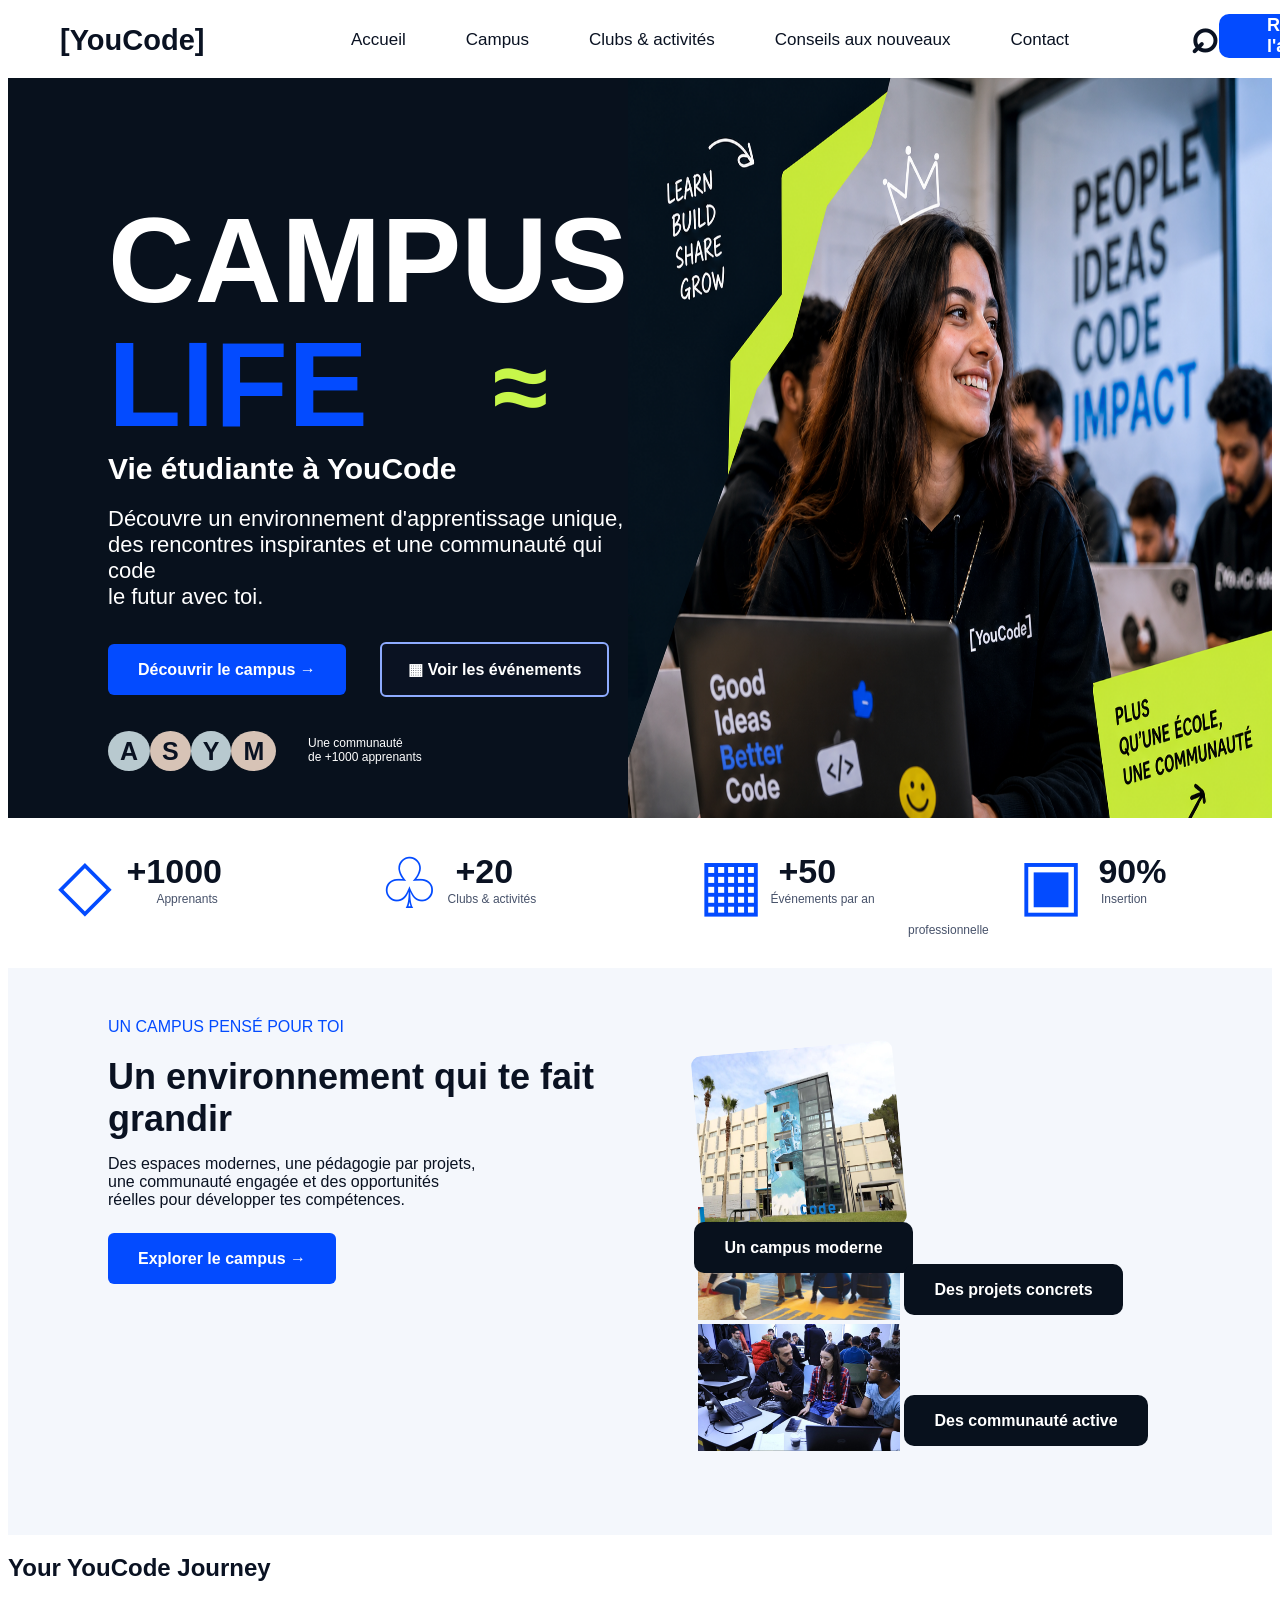
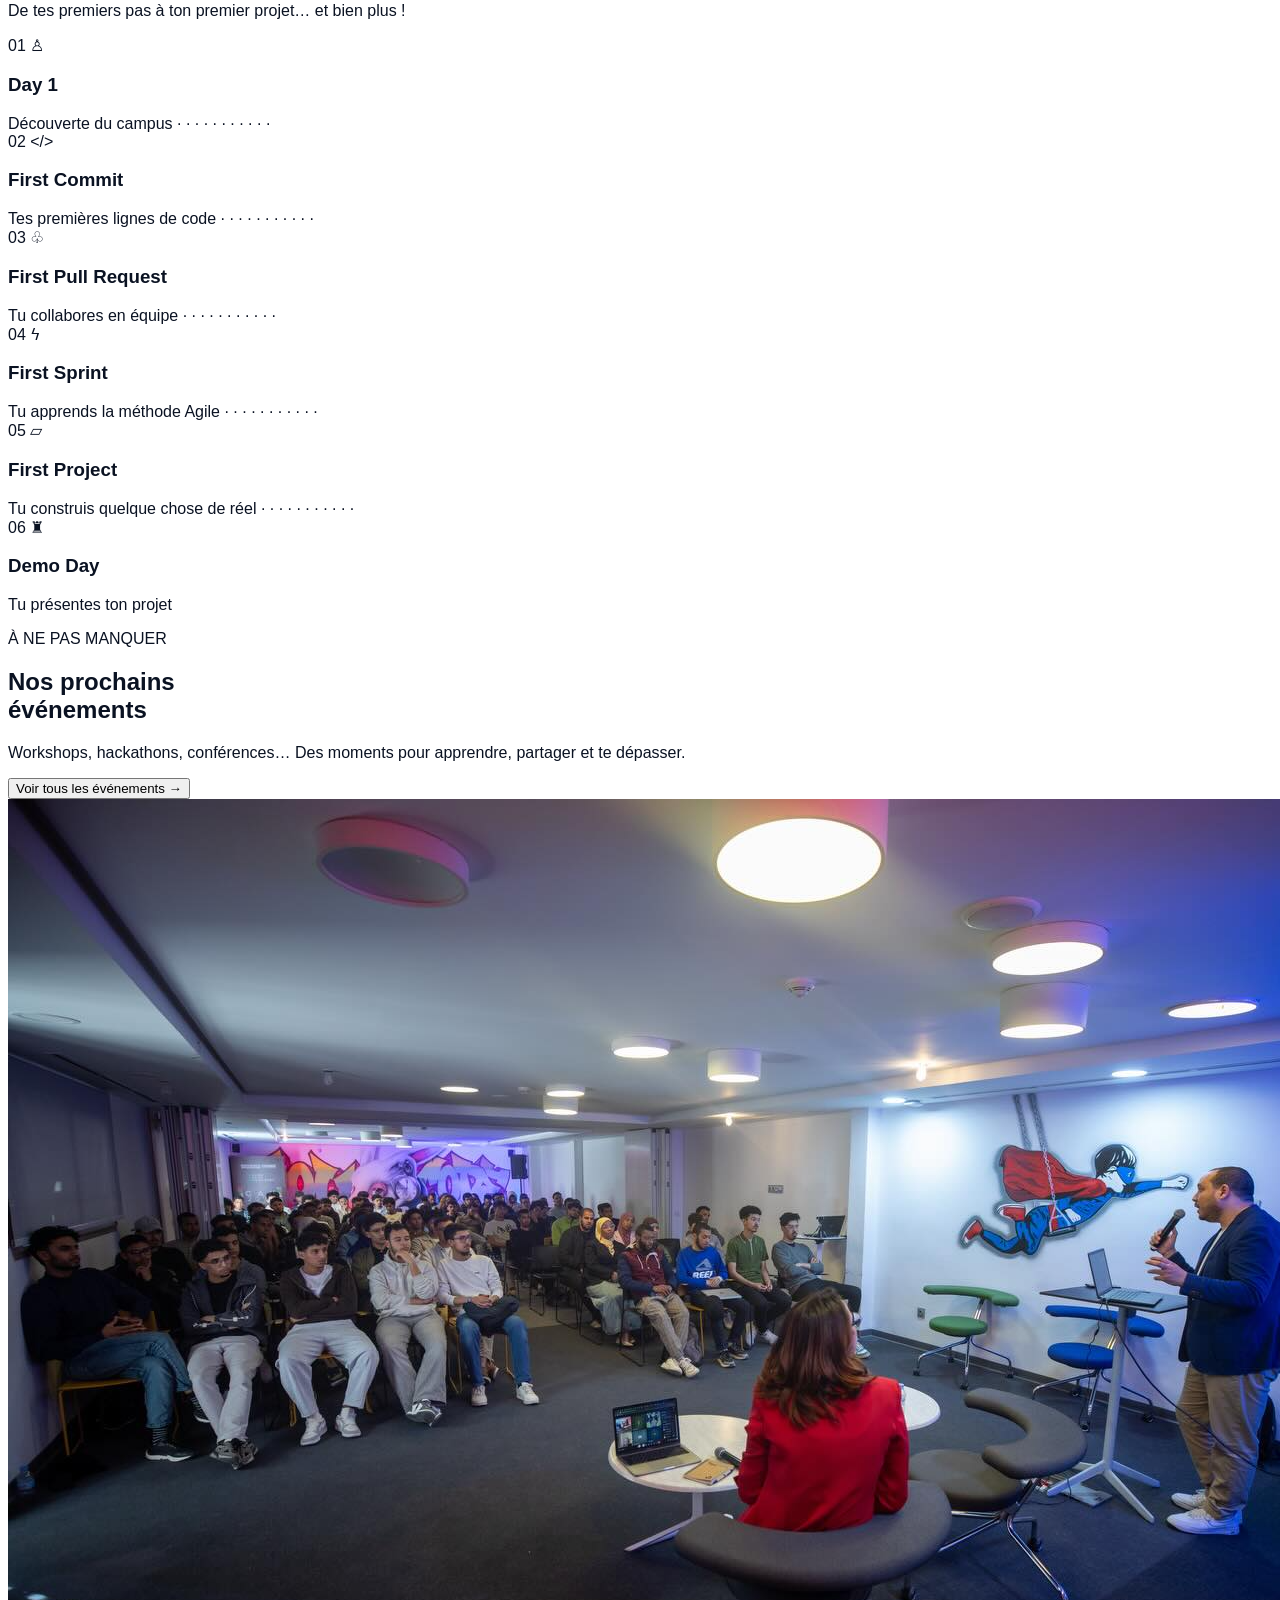
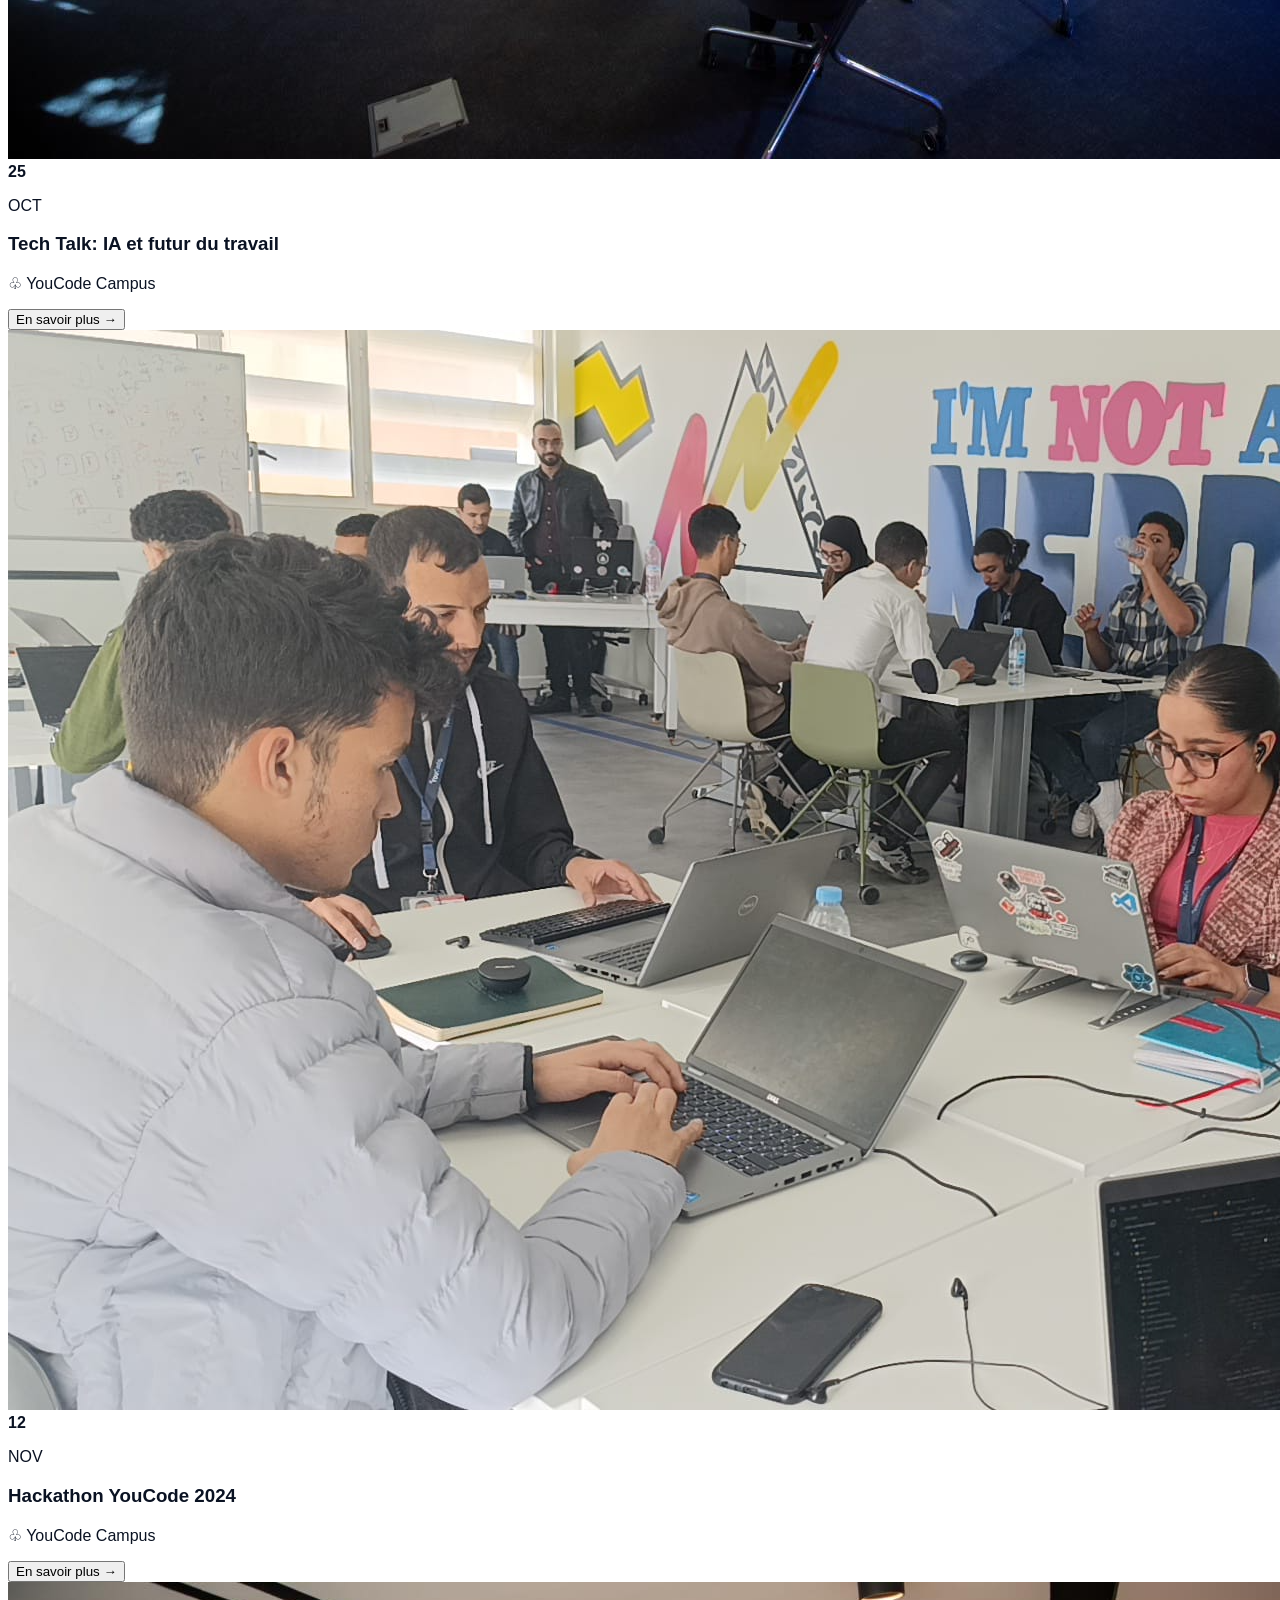
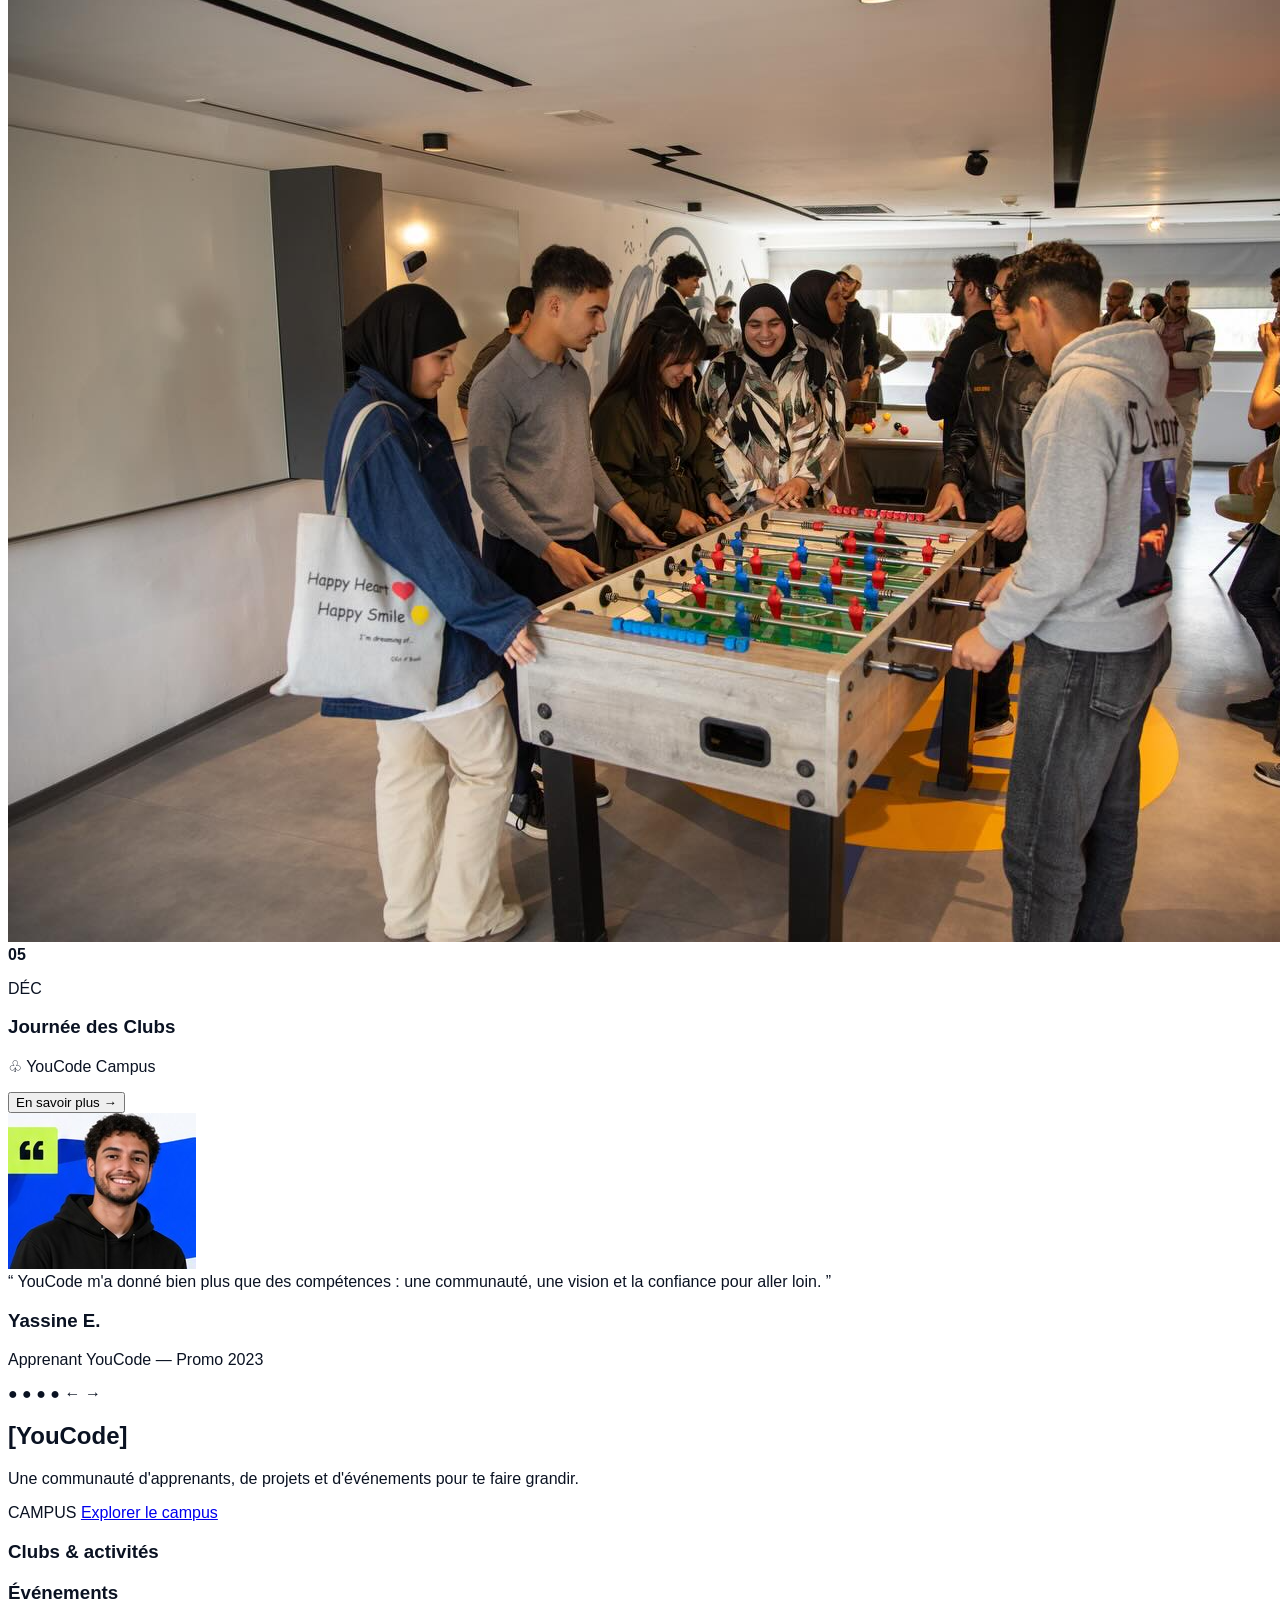
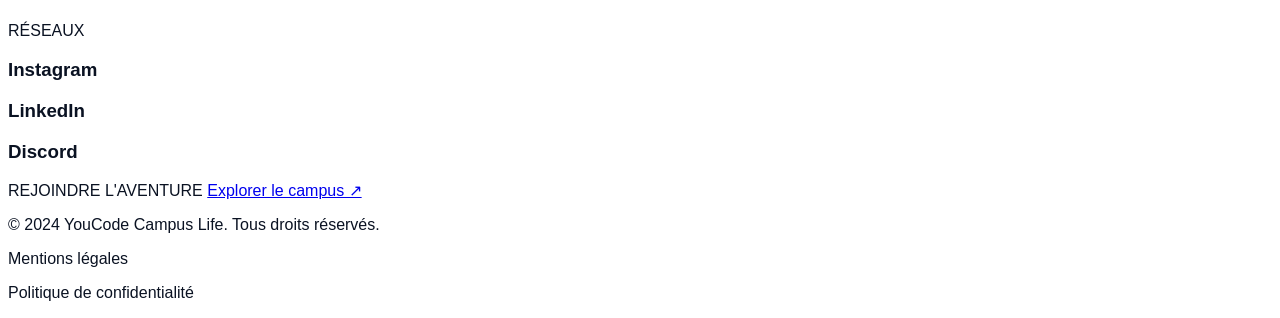
<file: index.html>
<!doctype html>
<html lang="fr">
  <head>
    <meta charset="UTF-8" />
    <meta name="viewport" content="width=device-width, initial-scale=1.0" />
    <link rel="stylesheet" href="css/style.css" />
    <style>
      @import url("https://fonts.google/apis.com/css2?family=Inter:ital,opsz,wght@0,14..32,100..900;1,14..32,100..900&display=swap");
    </style>
    <title>Campus Life</title>
  </head>
  <body>
    <header>
      <div class="logo">
        <a href="index.html" class="logotxt">[YouCode]</a>
      </div>
      <div class="boxes">
        <a class="b1" href="index.html">Accueil</a>
        <a class="b1" href="campus.html">Campus</a>
        <span class="b1">Clubs & activités</span>
        <span class="b1">Conseils aux nouveaux</span>
        <span class="b1">Contact</span>
      </div>
      <div class="iconsearch">
        <span>⌕</span>
      </div>
      <div class="inscr">
        <a href="inscription.html" class="btn-inscription"
          >Rejoindre<br />l'aventure</a
        >
      </div>
    </header>
    <main>
      <section class="hero">
        <div class="heroimg">
          <img
            src="assets/images/hero-student.png"
            alt="Une jeune femme sourit devant son ordinateur dans un espace de travail informatique."
          />
        </div>
        <div class="herotxt">
          <h1 class="titlhero">
            CAMPUS<br /><span class="thb">LIFE</span
            ><small class="thg">≈</small>
          </h1>
          <h2 class="th2">Vie étudiante à YouCode</h2>
          <p class="herop">
            Découvre un environnement d'apprentissage unique,<br />des
            rencontres inspirantes et une communauté qui code<br />le futur avec
            toi.
          </p>
          <a class="herocam" href="campus.html">Découvrir le campus →</a>
          <button class="herobott">▦ Voir les événements</button>
          <span class="alph1">A</span><span class="alph2">S</span
          ><span class="alph3">Y</span><span class="alph4">M</span>
          <p class="herocom">Une communauté<br />de +1000 apprenants</p>
        </div>
      </section>
      <section class="stats">
        <div class="s1">
          <span>◇</span>
          <strong>+1000</strong>
          <small>Apprenants</small>
        </div>
        <div class="s1">
          <span>♧</span>
          <strong>+20</strong>
          <small>Clubs & activités</small>
        </div>
        <div class="s1">
          <span>▦</span>
          <strong>+50</strong>
          <small>Événements par an</small>
        </div>
        <div class="s1">
          <span>▣</span>
          <strong>90%</strong>
          <small>Insertion professionnelle</small>
        </div>
      </section>
      <section class="campus">
        <div class="camptxt">
          <span class="campb">UN CAMPUS PENSÉ POUR TOI</span>
          <h2>Un environnement qui te fait grandir</h2>
          <p>
            Des espaces modernes, une pédagogie par projets,<br />une communauté
            engagée et des opportunités<br />réelles pour développer tes
            compétences.
          </p>
          <a class="campbott" href="campus.html">Explorer le campus →</a>
        </div>
        <div class="campimg">
          <img class="ci1x"
            src="assets/images/campus-moderne.png"
            alt="Bâtiment moderne de YouCode avec une fresque d'astronaute et le nom YouCode sur la pelouse."
          />
          <span class="ci1">Un campus moderne</span>
          <img
            src="assets/images/projets-concrets.png"
            alt="Échange entre intervenants et apprenants dans un espace YouCode."
          />
          <span>Des projets concrets</span>
          <img
            src="assets/images/communaute-active.jpg"
            alt="Apprenants qui travaillent ensemble sur leurs ordinateurs portables."
          />
          <span>Des communauté active</span>
        </div>
      </section>
      <section class="journey">
        <h2>Your YouCode Journey</h2>
        <p>De tes premiers pas à ton premier projet… et bien plus !</p>
        <div>
          <span>01</span>
          <span>♙</span>
          <h3>Day 1</h3>
          <span>Découverte du campus</span>
          <span>· · · · · · · · · · ·</span>
        </div>
        <div>
          <span>02</span>
          <span>&lt;/&gt;</span>
          <h3>First Commit</h3>
          <span>Tes premières lignes de code</span>
          <span>· · · · · · · · · · ·</span>
        </div>
        <div>
          <span>03</span>
          <span>♧</span>
          <h3>First Pull Request</h3>
          <span>Tu collabores en équipe</span>
          <span>· · · · · · · · · · ·</span>
        </div>
        <div>
          <span>04</span>
          <span>ϟ</span>
          <h3>First Sprint</h3>
          <span>Tu apprends la méthode Agile</span>
          <span>· · · · · · · · · · ·</span>
        </div>
        <div>
          <span>05</span>
          <span>▱</span>
          <h3>First Project</h3>
          <span>Tu construis quelque chose de réel</span>
          <span>· · · · · · · · · · ·</span>
        </div>
        <div>
          <span>06</span>
          <span>♜</span>
          <h3>Demo Day</h3>
          <span>Tu présentes ton projet</span>
        </div>
      </section>
      <section class="event">
        <div>
          <p>À NE PAS MANQUER</p>
          <h2>Nos prochains<br />événements</h2>
          <p>
            Workshops, hackathons, conférences… Des moments pour apprendre,
            partager et te dépasser.
          </p>
          <button>Voir tous les événements →</button>
        </div>
        <div>
          <img
            src="assets/images/Tech-Talk.png"
            alt="Un intervenant anime une présentation devant un public lors d'une conférence."
          />
          <strong>25</strong>
          <p>OCT</p>
          <h3>Tech Talk: IA et futur du travail</h3>
          <p>♧ YouCode Campus</p>
          <button>En savoir plus →</button>
        </div>
        <div>
          <img
            src="assets/images/Hackathon.png"
            alt="Des étudiants travaillent sur leurs ordinateurs portables lors d'un hackathon."
          />
          <strong>12</strong>
          <p>NOV</p>
          <h3>Hackathon YouCode 2024</h3>
          <p>♧ YouCode Campus</p>
          <button>En savoir plus →</button>
        </div>
        <div>
          <img
            src="assets/images/Clubs.png"
            alt="Un groupe de jeunes joue au baby-foot dans un espace de détente."
          />
          <strong>05</strong>
          <p>DÉC</p>
          <h3>Journée des Clubs</h3>
          <p>♧ YouCode Campus</p>
          <button>En savoir plus →</button>
        </div>
      </section>
      <section class="yassine">
        <div>
          <img src="assets/images/Yassine.jpg" alt="" />
        </div>
        <div>
          <span
            >“ YouCode m'a donné bien plus que des compétences : une communauté,
            une vision et la confiance pour aller loin. ”</span
          >
          <h3>Yassine E.</h3>
          <p>Apprenant YouCode — Promo 2023</p>
          <span>● ● ● ●</span>
          <span>← →</span>
        </div>
      </section>
    </main>
    <footer>
      <div>
        <h2>[YouCode]</h2>
        <p>
          Une communauté d'apprenants, de projets et d'événements pour te faire
          grandir.
        </p>
      </div>
      <div>
        <span>CAMPUS</span>
        <a href="campus.html">Explorer le campus</a>
        <h3>Clubs & activités</h3>
        <h3>Événements</h3>
      </div>
      <div>
        <span>RÉSEAUX</span>
        <h3>Instagram</h3>
        <h3>LinkedIn</h3>
        <h3>Discord</h3>
      </div>
      <div>
        <span>REJOINDRE L'AVENTURE</span>
        <a href="campus.html">Explorer le campus ↗</a>
      </div>
      <div>
        <p>© 2024 YouCode Campus Life. Tous droits réservés.</p>
        <p>Mentions légales</p>
        <p>Politique de confidentialité</p>
      </div>
    </footer>
  </body>
</html>
</file>
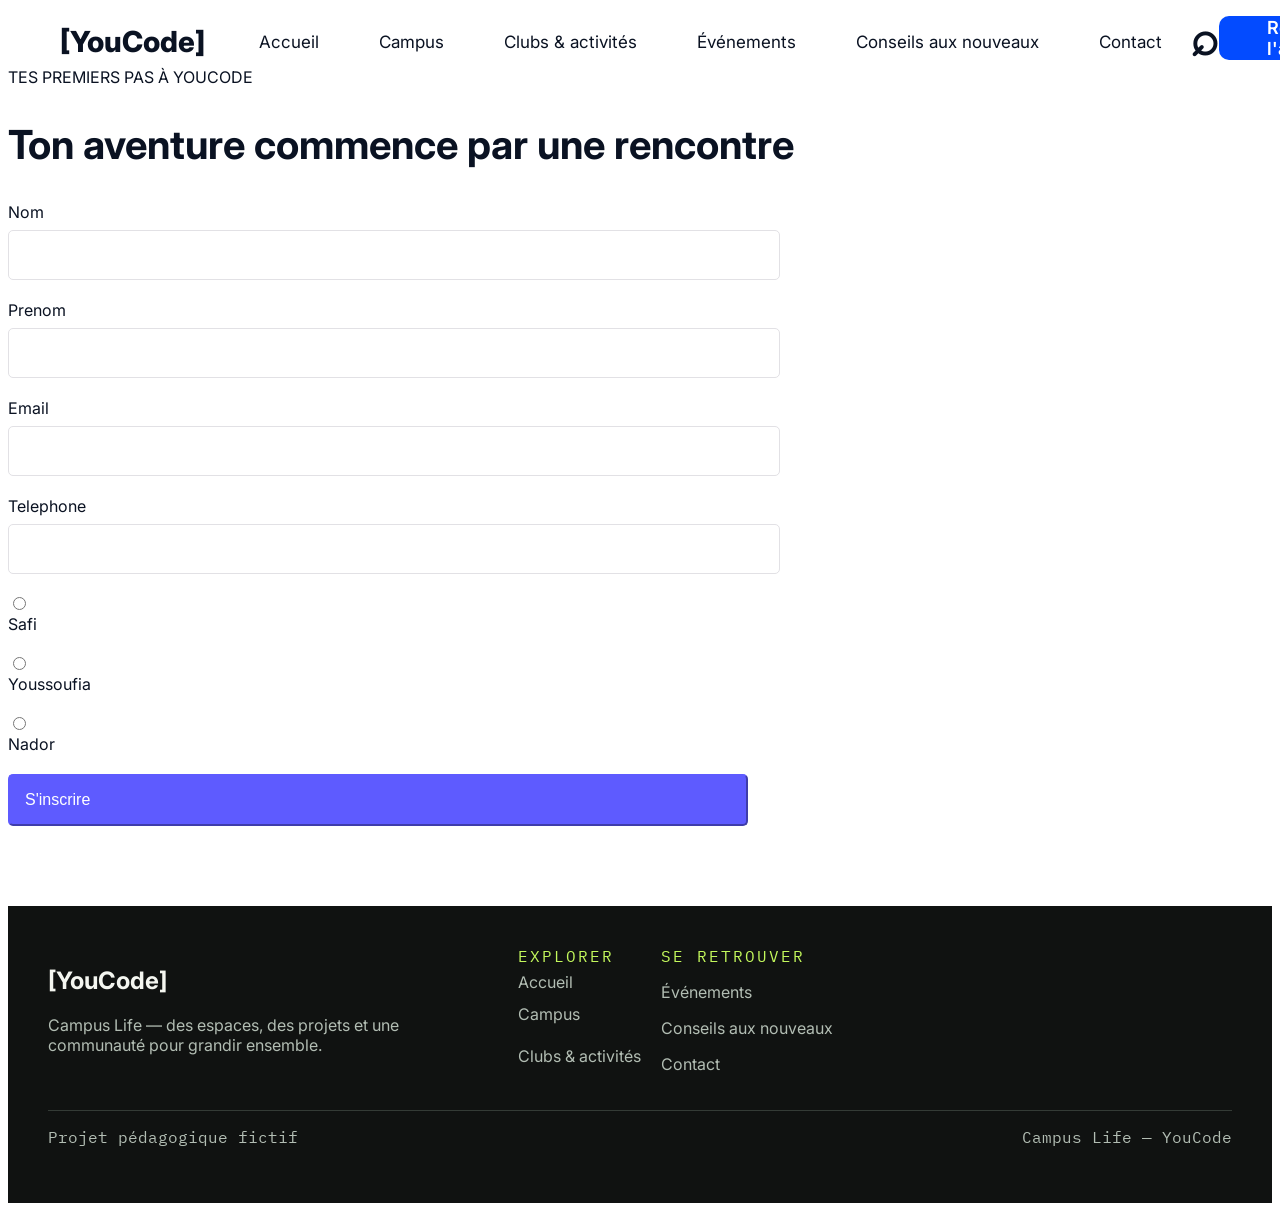
<file: inscription.html>
<!doctype html>
<html lang="fr">
  <head>
    <meta charset="UTF-8" />
    <meta name="viewport" content="width=device-width, initial-scale=1.0" />
    <link rel="stylesheet" href="css/style.css" />
    <link rel="stylesheet" href="css/inscription.css" />
    <style>
      @import url("https://fonts.googleapis.com/css2?family=Inter:ital,opsz,wght@0,14..32,100..900;1,14..32,100..900&display=swap");
      @import url("https://fonts.googleapis.com/css2?family=IBM+Plex+Mono:ital,wght@0,100;0,200;0,300;0,400;0,500;0,600;0,700;1,100;1,200;1,300;1,400;1,500;1,600;1,700&display=swap");
    </style>
    <title>Campus Life</title>
  </head>
  <body>
    <header>
      <div class="logo">
        <a href="index.html" class="logotxt">[YouCode]</a>
      </div>
      <div class="boxes">
        <a class="b1" href="index.html">Accueil</a>
        <a class="b1" href="campus.html">Campus</a>
        <span class="b1">Clubs & activités</span>
        <span class="b1">Événements</span>
        <span class="b1">Conseils aux nouveaux</span>
        <span class="b1">Contact</span>
      </div>
      <div class="iconsearch">
        <span>⌕</span>
      </div>
      <div class="inscr">
        <a href="inscription.html" class="btn-inscription"
          >Rejoindre<br />l'aventure</a
        >
      </div>
    </header>
    <main>
      <section class="inscription">
        <span>TES PREMIERS PAS À YOUCODE</span>
        <h1>Ton aventure commence par une rencontre</h1>
        <form>
          <div>
            <label for="nom">Nom</label>
            <input type="text" id="nom" required />
          </div>
          <div>
            <label for="prenom">Prenom</label>
            <input type="text" id="prenom" required />
          </div>
          <div>
            <label for="email">Email</label>
            <input type="email" id="email" required />
          </div>
          <div>
            <label for="telephone">Telephone</label>
            <input type="tel" id="telephone" required />
          </div>
          <div>
            <input type="radio" id="safi" name="campus" />
            <label for="safi">Safi</label>
          </div>
          <div>
            <input type="radio" id="youssoufia" name="campus" />
            <label for="youssoufia">Youssoufia</label>
          </div>
          <div>
            <input type="radio" id="nador" name="campus" />
            <label for="nador">Nador</label>
          </div>
          <button type="submit">S'inscrire</button>
        </form>
      </section>
    </main>
    <footer>
      <div>
        <h2>[YouCode]</h2>
        <p>
          Campus Life — des espaces, des projets et une communauté pour grandir
          ensemble.
        </p>
      </div>
      <div>
        <span>EXPLORER</span>
        <a href="index.html">Accueil</a>
        <a href="campus.html">Campus</a>
        <p>Clubs & activités</p>
      </div>
      <div>
        <span>SE RETROUVER</span>
        <p>Événements</p>
        <p>Conseils aux nouveaux</p>
        <p>Contact</p>
      </div>
      <div class="last">
        <p>Projet pédagogique fictif</p>
        <p>Campus Life — YouCode</p>
      </div>
    </footer>
  </body>
</html>
</file>
<file: css/style.css>
body {
  font-family: "Inter", sans-serif;
  color: #0a1222;
}

header {
  display: flex;
  align-items: center;
}

.logo {
  width: 120px;
  height: 25px;
  margin-top: 0px;
  margin-left: 52px;
  margin-right: 500px;
  font-weight: 800;
  font-size: 29px;
  line-height: 1.2;
  letter-spacing: 0;
  white-space: nowrap;
}

.logotxt {
  text-decoration: none;
  color: #0a1222;
}

.boxes {
  font-weight: 400;
  font-size: 17px;
  display: flex;
  justify-content: center;
  gap: 60px;
  width: 60px;
  height: 12px;
}
.b1 {
  text-decoration: none;
  color: #0a1222;
  white-space: nowrap;
}

.inscr {
  margin-left: auto;
  margin-right: 50px;
  background-color: #034bff;
  border-radius: 10px;
  padding: 1px 48px;
  font-size: 18px;
  font-weight: 600;
}

.btn-inscription {
  color: #ffffff;
  text-decoration: none;
}

.iconsearch {
  margin-left: 450px;
  font-size: 3rem;
  font-weight: bolder;
}

.hero {
  background-color: #034bff;
  display: flex;
  flex-direction: row-reverse;
  color: #ffffff;
  margin-top: 15px;
}

.heroimg {
  width: 110%;
}

.heroimg img {
  height: 100%;
  width: 100%;
}

.herotxt {
  background-color: #08111d;
  width: 100%;
}

.titlhero {
  font-weight: 900;
  font-size: 120px;
  margin-left: 100px;
  line-height: 120%;
  margin-bottom: 0;
  position: relative;
  top: 10px;
}

.thb {
  color: #034bff;
  position: relative;
  bottom: 20px;
}

.thg {
  color: #c7f64a;
  margin-left: 125px;
  width: 65px;
  height: 79px;
  margin-top: 100px;
  position: relative;
  bottom: 25px;
}

.th2 {
  font-weight: 800;
  font-size: 30px;
  margin-left: 100px;
  position: relative;
  bottom: 45px;
}

.herop {
  font-weight: 400;
  font-size: 22px;
  margin-left: 100px;
  position: relative;
  bottom: 50px;
}

.herocam {
  background-color: #034bff;
  text-decoration: none;
  margin-left: 100px;
  border-radius: 6px;
  padding: 17px 30px;
  font-size: 16px;
  font-weight: 600;
  color: #ffffff;
  position: relative;
  bottom: 40px;
}

.herobott {
  text-decoration: none;
  margin-left: 30px;
  border-style: solid;
  border-width: 2px 2px;
  padding: 16px 26px;
  border-color: #8eabff;
  border-radius: 6px;
  font-size: 16px;
  font-weight: 600;
  color: #ffffff;
  background-color: #0a1222;
  position: relative;
  bottom: 40px;
}

.alph1 {
  margin-left: 100px;
  background-color: #b8c9cf;
  padding: 6px 12px;
  font-weight: 600;
  font-size: 25px;
  border-radius: 100%;
  color: #0a1222;
}

.alph2 {
  background-color: #d7c3b6;
  padding: 6px 12px;
  font-weight: 600;
  font-size: 25px;
  border-radius: 100%;
  color: #0a1222;
}

.alph3 {
  background-color: #b8c9cf;
  padding: 6px 12px;
  font-weight: 600;
  font-size: 25px;
  border-radius: 100%;
  color: #0a1222;
}

.alph4 {
  background-color: #d7c3b6;
  padding: 6px 12px;
  font-weight: 600;
  font-size: 25px;
  border-radius: 100%;
  color: #0a1222;
}

.herocom {
  font-weight: 400;
  font-size: 12px;
  position: relative;
  bottom: 42px;
  left: 300px;
}

.stats {
  display: flex;
  flex-direction: row;
  justify-content: center;
  align-items: stretch;
  gap: 16px;
  padding-bottom: 50px;
}

.s1 {
  width: 25%;
}
.s1 span {
  font-size: 70px;
  color: #034bff;
  position: relative;
  top: 25px;
  margin-left: 50px;
}

.s1 strong {
  font-weight: 800;
  font-size: 34px;
  position: relative;
  left: 10px;
}

.s1 small {
  color: #47526a;
  font-weight: 400;
  font-size: 12px;
  position: relative;
  top: 20px;
  right: 60px;
}

.campus {
  background-color: #f4f7fc;
  display: flex;
  flex-direction: row;
  justify-content: center;
  align-items: stretch;
  gap: 16px;
  padding-bottom: 80px;
  padding-top: 50px;
}

.campus img {
  width: 202px;
}

.camptxt {
  width: 50%;
  margin-left: 100px;
}

.campimg {
  width: 50%;
}

.campb {
  font-weight: 400;
  font-size: 16px;
  color: #034bff;
}

.campbott {
  background-color: #034bff;
  text-decoration: none;
  border-radius: 6px;
  padding: 17px 30px;
  font-size: 16px;
  font-weight: 600;
  color: #ffffff;
}

.camptxt h2 {
  font-weight: 800;
  font-size: 36px;
  position: relative;
  bottom: 10px;
}

.camptxt p {
  font-weight: 400;
  font-size: 16px;
  position: relative;
  bottom: 25px;
}

.campimg span {
  font-weight: 700;
  font-size: 16px;
  color: #ffffff;
  background-color: #08111d;
  border-radius: 10px;
  padding: 17px 30px;
  position: relative;
  bottom: 25px;
}

.ci1 {
  position: relative;
  right: 210px;
  top: 50px;
}

.ci1x {
  position: relative;
  top: 30px;
  width: 202px;
  height: 185px;
  transform: rotate(-5deg);
  border-radius: 10px;
}
</file>
<file: css/inscription.css>
body {
  font-family: "Inter", sans-serif;
  color: #0a1222;
}

form {
  max-width: 740px;
  margin-top: 30px;
}

form div {
  margin-bottom: 20px;
}

label {
  display: block;
  margin-bottom: 8px;
  font-weight: 400;
}

input:not([type="radio"]) {
  width: 100%;
  padding: 15px;
  border-radius: 5px;
  border-color: #e2e1e5;
  font-size: 16px;
  border-style: solid;
  border-width: 1px;
}

input[type="radio"] {
  accent-color: #5e5bff;
}

button {
  width: 100%;
  background-color: #5e5bff;
  color: white;
  padding: 15px;
  border-radius: 5px;
  border-color: #5e5bff;
  text-align: left;
  font-size: 16px;
}

button:hover {
  background-color: #4a47e0;
}

footer {
  background-color: #101211;
  padding: 40px;
  color: #b2bdb3;
  display: flex;
  flex-wrap: wrap;
  gap: 20px;
  margin-top: 80px;
}

h1 {
  font-size: 40px;
}

footer h2 {
  color: #f4f6f0;
}

footer span {
  color: #c3f85c;
  font-family: "IBM Plex Mono", monospace;
  letter-spacing: 2px;
}

footer a {
  text-decoration: none;
  color: #b2bdb3;
  display: block;
  line-height: 2;
}

footer p {
  max-width: 450px;
}

.last {
  font-family: "IBM Plex Mono", monospace;
  width: 100%;
  display: flex;
  justify-content: space-between;
  border-top: 1px solid #343b36;
}
</file>
